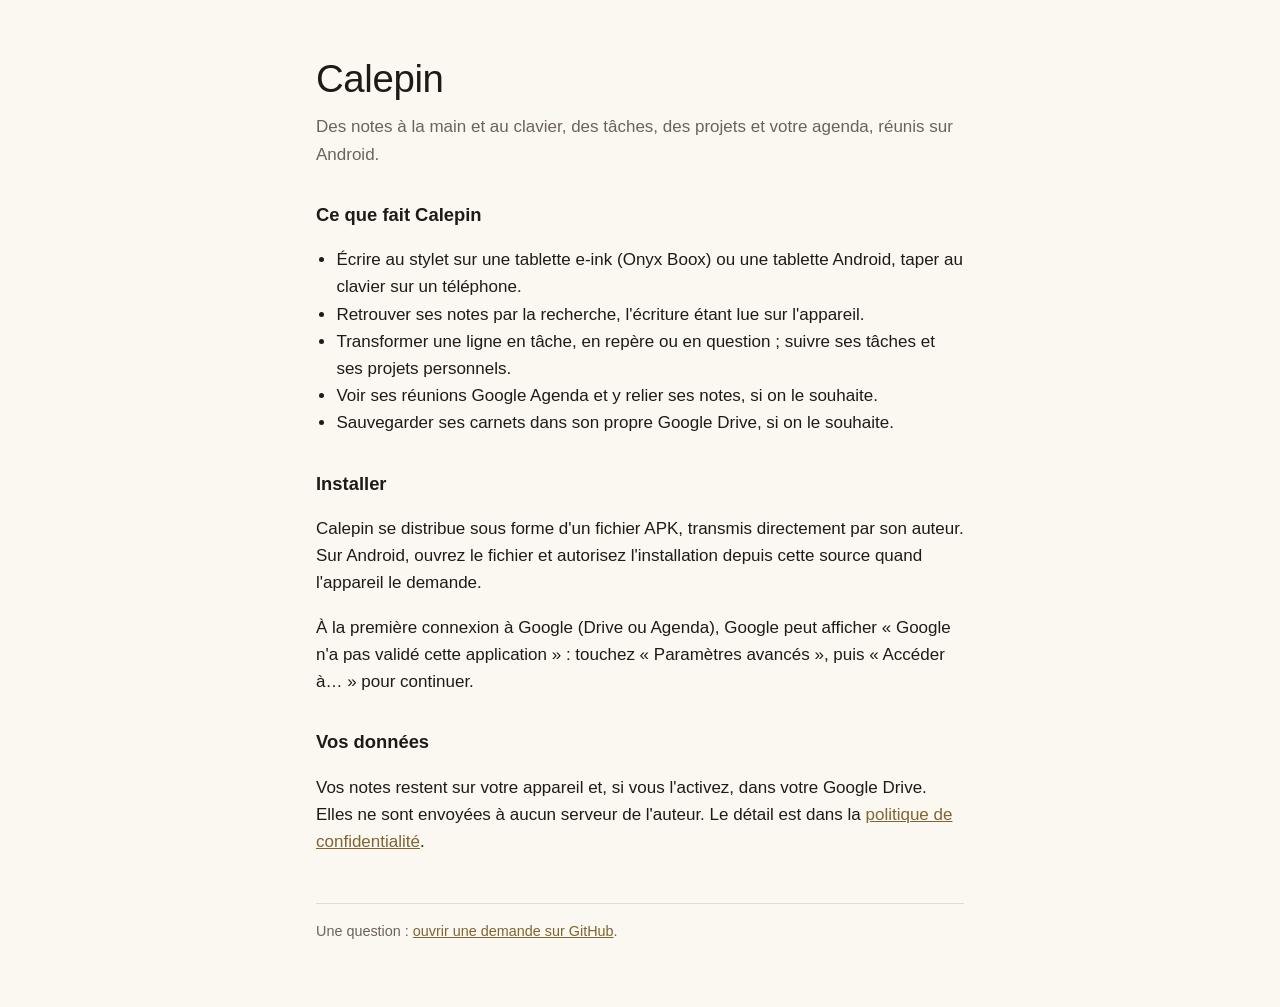
<file: index.html>
<!doctype html>
<html lang="fr">
<head>
  <meta charset="utf-8">
  <meta name="viewport" content="width=device-width, initial-scale=1">
  <title>Calepin</title>
  <link rel="stylesheet" href="style.css">
</head>
<body>
<main>
  <h1>Calepin</h1>
  <p class="sous">Des notes à la main et au clavier, des tâches, des projets et votre agenda, réunis sur Android.</p>

  <h2>Ce que fait Calepin</h2>
  <ul>
    <li>Écrire au stylet sur une tablette e-ink (Onyx Boox) ou une tablette Android, taper au clavier sur un téléphone.</li>
    <li>Retrouver ses notes par la recherche, l'écriture étant lue sur l'appareil.</li>
    <li>Transformer une ligne en tâche, en repère ou en question ; suivre ses tâches et ses projets personnels.</li>
    <li>Voir ses réunions Google Agenda et y relier ses notes, si on le souhaite.</li>
    <li>Sauvegarder ses carnets dans son propre Google Drive, si on le souhaite.</li>
  </ul>

  <h2>Installer</h2>
  <p>Calepin se distribue sous forme d'un fichier APK, transmis directement par son auteur. Sur Android, ouvrez le fichier
    et autorisez l'installation depuis cette source quand l'appareil le demande.</p>
  <p>À la première connexion à Google (Drive ou Agenda), Google peut afficher « Google n'a pas validé cette
    application » : touchez « Paramètres avancés », puis « Accéder à… » pour continuer.</p>

  <h2>Vos données</h2>
  <p>Vos notes restent sur votre appareil et, si vous l'activez, dans votre Google Drive. Elles ne sont envoyées à aucun
    serveur de l'auteur. Le détail est dans la <a href="confidentialite.html">politique de confidentialité</a>.</p>

  <footer>Une question : <a href="https://github.com/khsanon-ESSEC/calepin-site/issues">ouvrir une demande sur GitHub</a>.</footer>
</main>
</body>
</html>
</file>
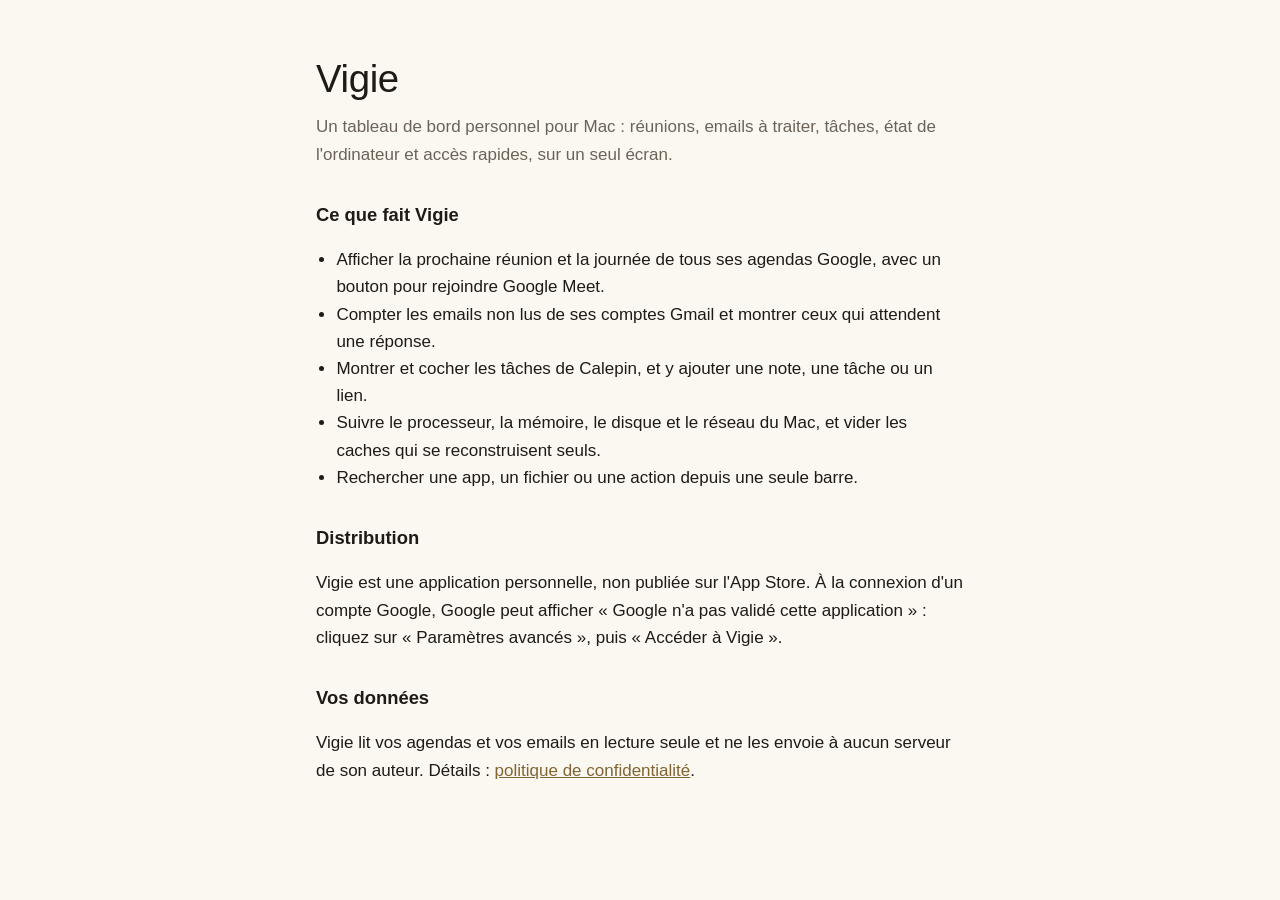
<file: vigie/index.html>
<!doctype html>
<html lang="fr">
<head>
  <meta charset="utf-8">
  <meta name="viewport" content="width=device-width, initial-scale=1">
  <title>Vigie</title>
  <link rel="stylesheet" href="../style.css">
</head>
<body>
<main>
  <h1>Vigie</h1>
  <p class="sous">Un tableau de bord personnel pour Mac : réunions, emails à traiter, tâches, état de l'ordinateur et accès rapides, sur un seul écran.</p>

  <h2>Ce que fait Vigie</h2>
  <ul>
    <li>Afficher la prochaine réunion et la journée de tous ses agendas Google, avec un bouton pour rejoindre Google Meet.</li>
    <li>Compter les emails non lus de ses comptes Gmail et montrer ceux qui attendent une réponse.</li>
    <li>Montrer et cocher les tâches de Calepin, et y ajouter une note, une tâche ou un lien.</li>
    <li>Suivre le processeur, la mémoire, le disque et le réseau du Mac, et vider les caches qui se reconstruisent seuls.</li>
    <li>Rechercher une app, un fichier ou une action depuis une seule barre.</li>
  </ul>

  <h2>Distribution</h2>
  <p>Vigie est une application personnelle, non publiée sur l'App Store. À la connexion d'un compte Google, Google peut
    afficher « Google n'a pas validé cette application » : cliquez sur « Paramètres avancés », puis « Accéder à Vigie ».</p>

  <h2>Vos données</h2>
  <p>Vigie lit vos agendas et vos emails en lecture seule et ne les envoie à aucun serveur de son auteur. Détails :
    <a href="confidentialite.html">politique de confidentialité</a>.</p>
</main>
</body>
</html>
</file>
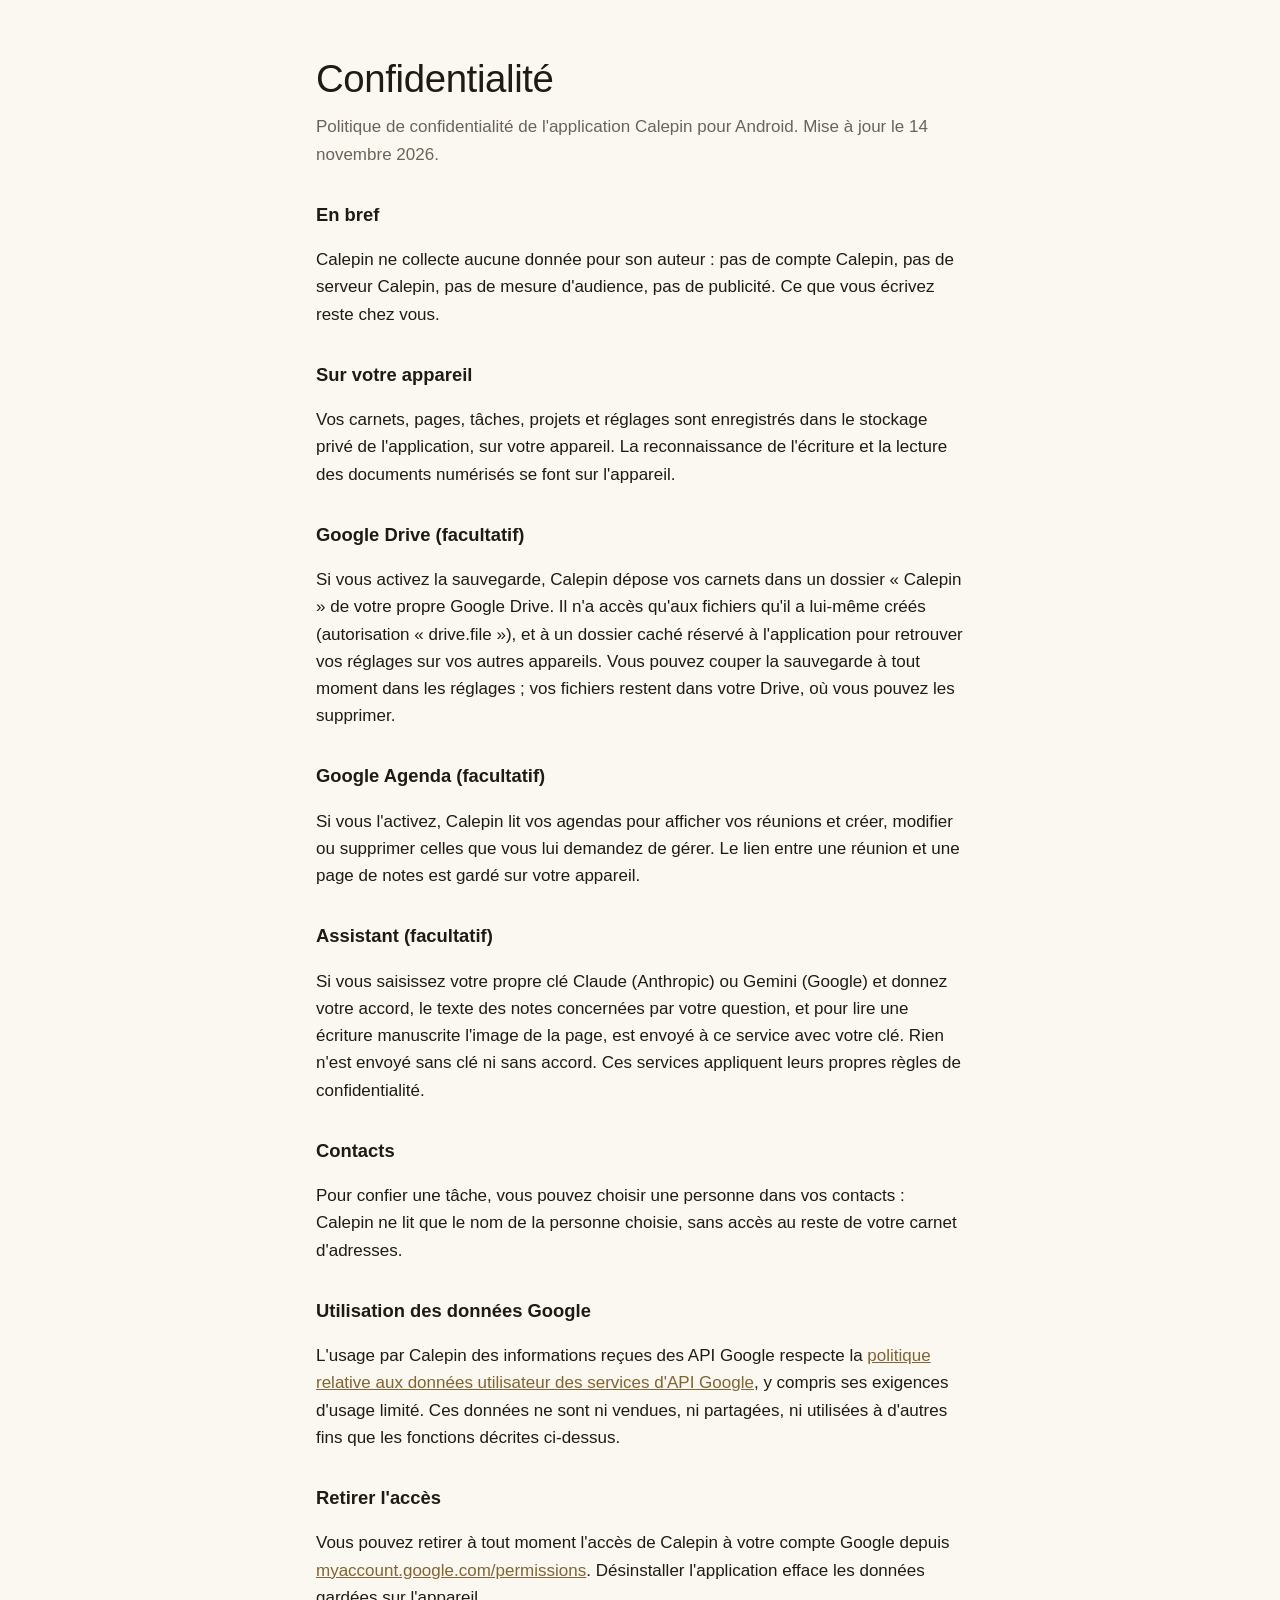
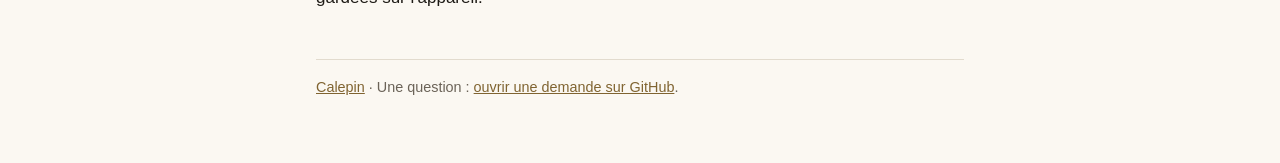
<file: confidentialite.html>
<!doctype html>
<html lang="fr">
<head>
  <meta charset="utf-8">
  <meta name="viewport" content="width=device-width, initial-scale=1">
  <title>Calepin · Confidentialité</title>
  <link rel="stylesheet" href="style.css">
</head>
<body>
<main>
  <h1>Confidentialité</h1>
  <p class="sous">Politique de confidentialité de l'application Calepin pour Android. Mise à jour le 14 novembre 2026.</p>

  <h2>En bref</h2>
  <p>Calepin ne collecte aucune donnée pour son auteur : pas de compte Calepin, pas de serveur Calepin, pas de mesure
    d'audience, pas de publicité. Ce que vous écrivez reste chez vous.</p>

  <h2>Sur votre appareil</h2>
  <p>Vos carnets, pages, tâches, projets et réglages sont enregistrés dans le stockage privé de l'application, sur
    votre appareil. La reconnaissance de l'écriture et la lecture des documents numérisés se font sur l'appareil.</p>

  <h2>Google Drive (facultatif)</h2>
  <p>Si vous activez la sauvegarde, Calepin dépose vos carnets dans un dossier « Calepin » de votre propre Google Drive.
    Il n'a accès qu'aux fichiers qu'il a lui-même créés (autorisation « drive.file »), et à un dossier caché réservé à
    l'application pour retrouver vos réglages sur vos autres appareils. Vous pouvez couper la sauvegarde à tout moment
    dans les réglages ; vos fichiers restent dans votre Drive, où vous pouvez les supprimer.</p>

  <h2>Google Agenda (facultatif)</h2>
  <p>Si vous l'activez, Calepin lit vos agendas pour afficher vos réunions et créer, modifier ou supprimer celles que vous
    lui demandez de gérer. Le lien entre une réunion et une page de notes est gardé sur votre appareil.</p>

  <h2>Assistant (facultatif)</h2>
  <p>Si vous saisissez votre propre clé Claude (Anthropic) ou Gemini (Google) et donnez votre accord, le texte des notes
    concernées par votre question, et pour lire une écriture manuscrite l'image de la page, est envoyé à ce service avec
    votre clé. Rien n'est envoyé sans clé ni sans accord. Ces services appliquent leurs propres règles de
    confidentialité.</p>

  <h2>Contacts</h2>
  <p>Pour confier une tâche, vous pouvez choisir une personne dans vos contacts : Calepin ne lit que le nom de la
    personne choisie, sans accès au reste de votre carnet d'adresses.</p>

  <h2>Utilisation des données Google</h2>
  <p>L'usage par Calepin des informations reçues des API Google respecte la
    <a href="https://developers.google.com/terms/api-services-user-data-policy">politique relative aux données
    utilisateur des services d'API Google</a>, y compris ses exigences d'usage limité. Ces données ne sont ni vendues,
    ni partagées, ni utilisées à d'autres fins que les fonctions décrites ci-dessus.</p>

  <h2>Retirer l'accès</h2>
  <p>Vous pouvez retirer à tout moment l'accès de Calepin à votre compte Google depuis
    <a href="https://myaccount.google.com/permissions">myaccount.google.com/permissions</a>. Désinstaller l'application
    efface les données gardées sur l'appareil.</p>

  <footer><a href="index.html">Calepin</a> · Une question : <a href="https://github.com/khsanon-ESSEC/calepin-site/issues">ouvrir une demande sur GitHub</a>.</footer>
</main>
</body>
</html>
</file>
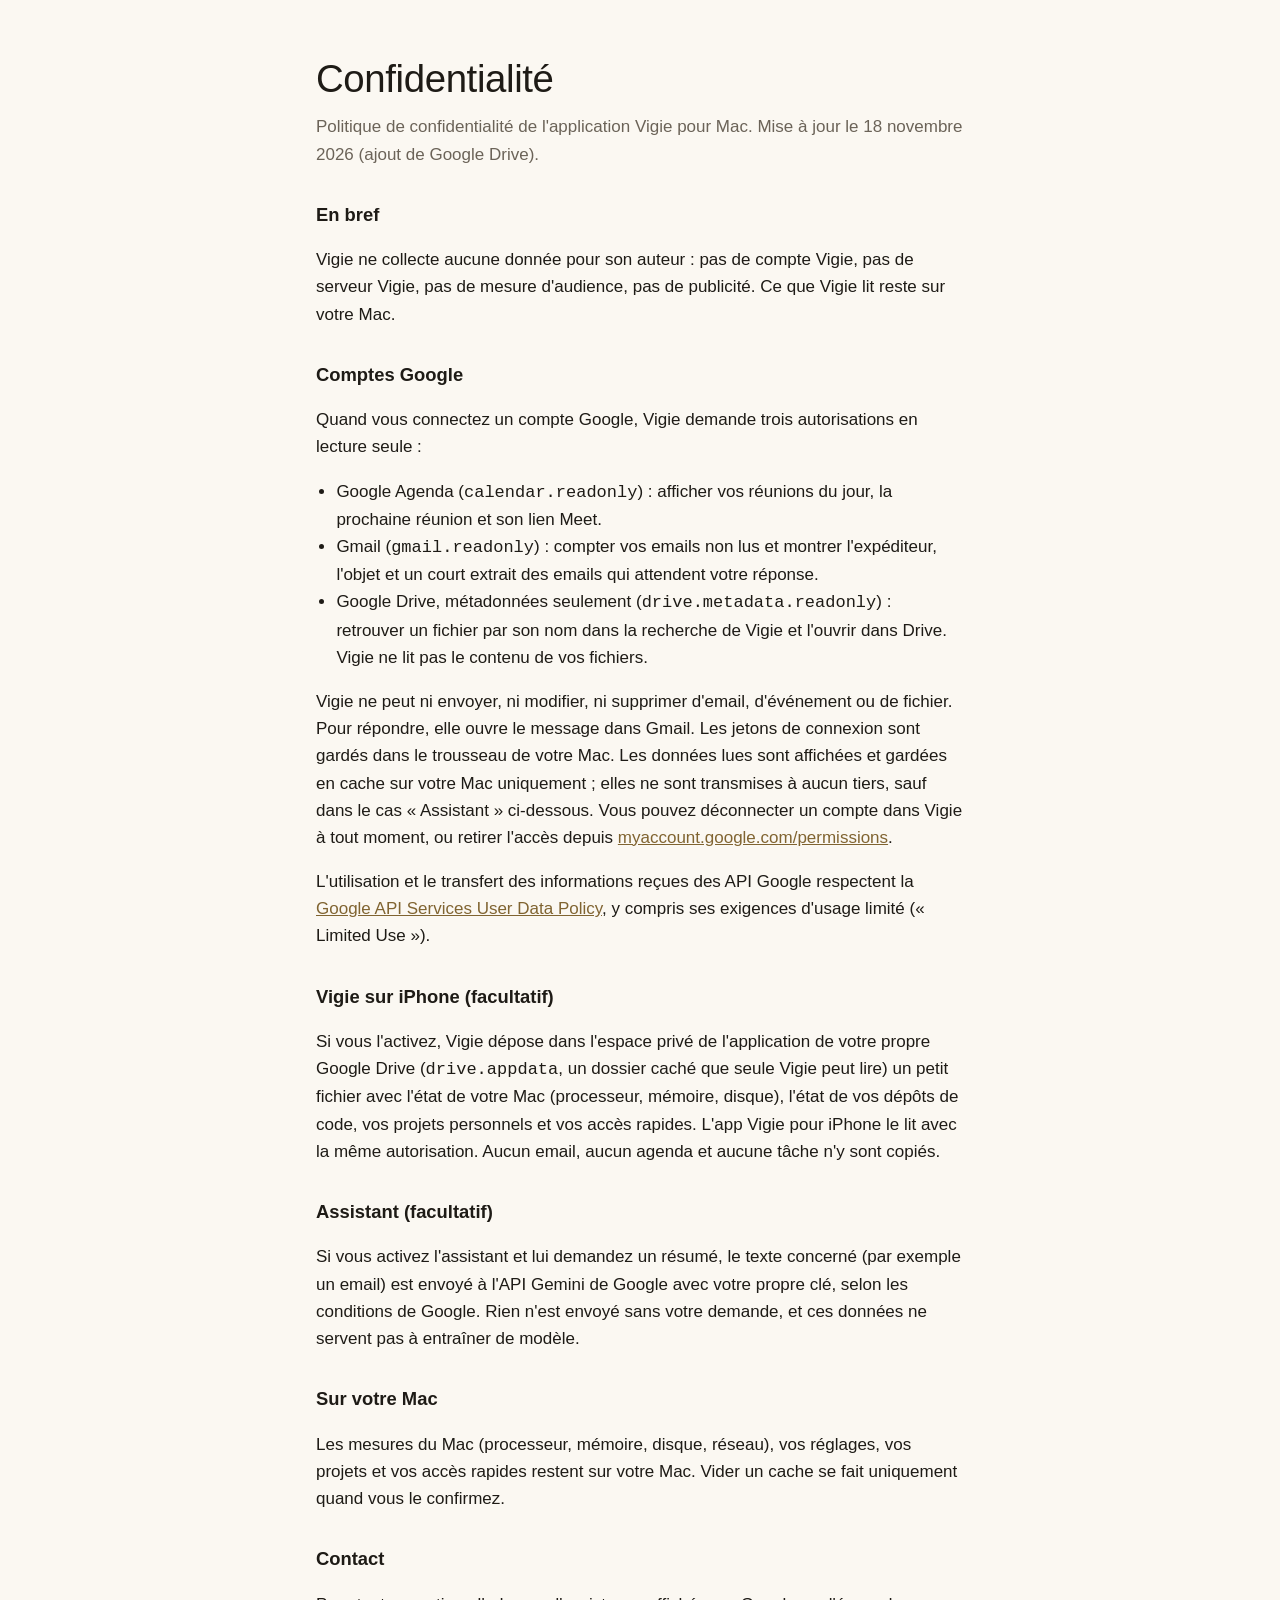
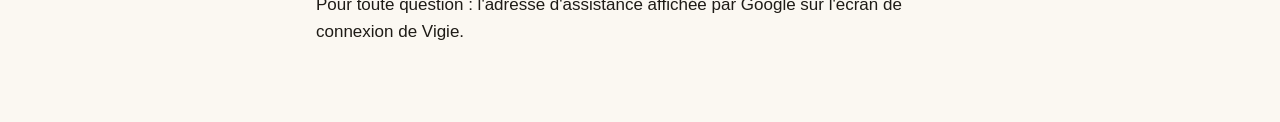
<file: vigie/confidentialite.html>
<!doctype html>
<html lang="fr">
<head>
  <meta charset="utf-8">
  <meta name="viewport" content="width=device-width, initial-scale=1">
  <title>Vigie · Confidentialité</title>
  <link rel="stylesheet" href="../style.css">
</head>
<body>
<main>
  <h1>Confidentialité</h1>
  <p class="sous">Politique de confidentialité de l'application Vigie pour Mac. Mise à jour le 18 novembre 2026 (ajout de Google Drive).</p>

  <h2>En bref</h2>
  <p>Vigie ne collecte aucune donnée pour son auteur : pas de compte Vigie, pas de serveur Vigie, pas de mesure
    d'audience, pas de publicité. Ce que Vigie lit reste sur votre Mac.</p>

  <h2>Comptes Google</h2>
  <p>Quand vous connectez un compte Google, Vigie demande trois autorisations en lecture seule :</p>
  <ul>
    <li>Google Agenda (<code>calendar.readonly</code>) : afficher vos réunions du jour, la prochaine réunion et son lien Meet.</li>
    <li>Gmail (<code>gmail.readonly</code>) : compter vos emails non lus et montrer l'expéditeur, l'objet et un court extrait
      des emails qui attendent votre réponse.</li>
    <li>Google Drive, métadonnées seulement (<code>drive.metadata.readonly</code>) : retrouver un fichier par son nom dans la
      recherche de Vigie et l'ouvrir dans Drive. Vigie ne lit pas le contenu de vos fichiers.</li>
  </ul>
  <p>Vigie ne peut ni envoyer, ni modifier, ni supprimer d'email, d'événement ou de fichier. Pour répondre, elle ouvre le message dans
    Gmail. Les jetons de connexion sont gardés dans le trousseau de votre Mac. Les données lues sont affichées et gardées
    en cache sur votre Mac uniquement ; elles ne sont transmises à aucun tiers, sauf dans le cas « Assistant » ci-dessous.
    Vous pouvez déconnecter un compte dans Vigie à tout moment, ou retirer l'accès depuis
    <a href="https://myaccount.google.com/permissions">myaccount.google.com/permissions</a>.</p>
  <p>L'utilisation et le transfert des informations reçues des API Google respectent la
    <a href="https://developers.google.com/terms/api-services-user-data-policy">Google API Services User Data Policy</a>,
    y compris ses exigences d'usage limité (« Limited Use »).</p>

  <h2>Vigie sur iPhone (facultatif)</h2>
  <p>Si vous l'activez, Vigie dépose dans l'espace privé de l'application de votre propre Google Drive
    (<code>drive.appdata</code>, un dossier caché que seule Vigie peut lire) un petit fichier avec l'état de votre Mac
    (processeur, mémoire, disque), l'état de vos dépôts de code, vos projets personnels et vos accès rapides. L'app
    Vigie pour iPhone le lit avec la même autorisation. Aucun email, aucun agenda et aucune tâche n'y sont copiés.</p>

  <h2>Assistant (facultatif)</h2>
  <p>Si vous activez l'assistant et lui demandez un résumé, le texte concerné (par exemple un email) est envoyé à l'API
    Gemini de Google avec votre propre clé, selon les conditions de Google. Rien n'est envoyé sans votre demande, et ces
    données ne servent pas à entraîner de modèle.</p>

  <h2>Sur votre Mac</h2>
  <p>Les mesures du Mac (processeur, mémoire, disque, réseau), vos réglages, vos projets et vos accès rapides restent sur
    votre Mac. Vider un cache se fait uniquement quand vous le confirmez.</p>

  <h2>Contact</h2>
  <p>Pour toute question : l'adresse d'assistance affichée par Google sur l'écran de connexion de Vigie.</p>
</main>
</body>
</html>
</file>
<file: style.css>
:root { --fond: #fbf8f2; --encre: #1e1b16; --doux: #6b6358; --filet: #e2dbce; --accent: #806431; }
@media (prefers-color-scheme: dark) { :root { --fond: #17150f; --encre: #efe9df; --doux: #a89f92; --filet: #3a352c; --accent: #d9b872; } }
* { box-sizing: border-box; }
body { margin: 0; background: var(--fond); color: var(--encre); font: 17px/1.6 -apple-system, "Segoe UI", Roboto, sans-serif; }
main { max-width: 680px; margin: 0 auto; padding: 48px 16px 64px; }
h1 { font-weight: 500; font-size: 2.4rem; margin: 0 0 4px; letter-spacing: -0.01em; }
h2 { font-size: 1.15rem; margin: 32px 0 8px; }
p, li { color: var(--encre); }
.sous { color: var(--doux); margin-top: 0; }
a { color: var(--accent); }
ul { padding-left: 1.2em; }
footer { margin-top: 48px; padding-top: 16px; border-top: 1px solid var(--filet); color: var(--doux); font-size: 0.9rem; }
</file>
